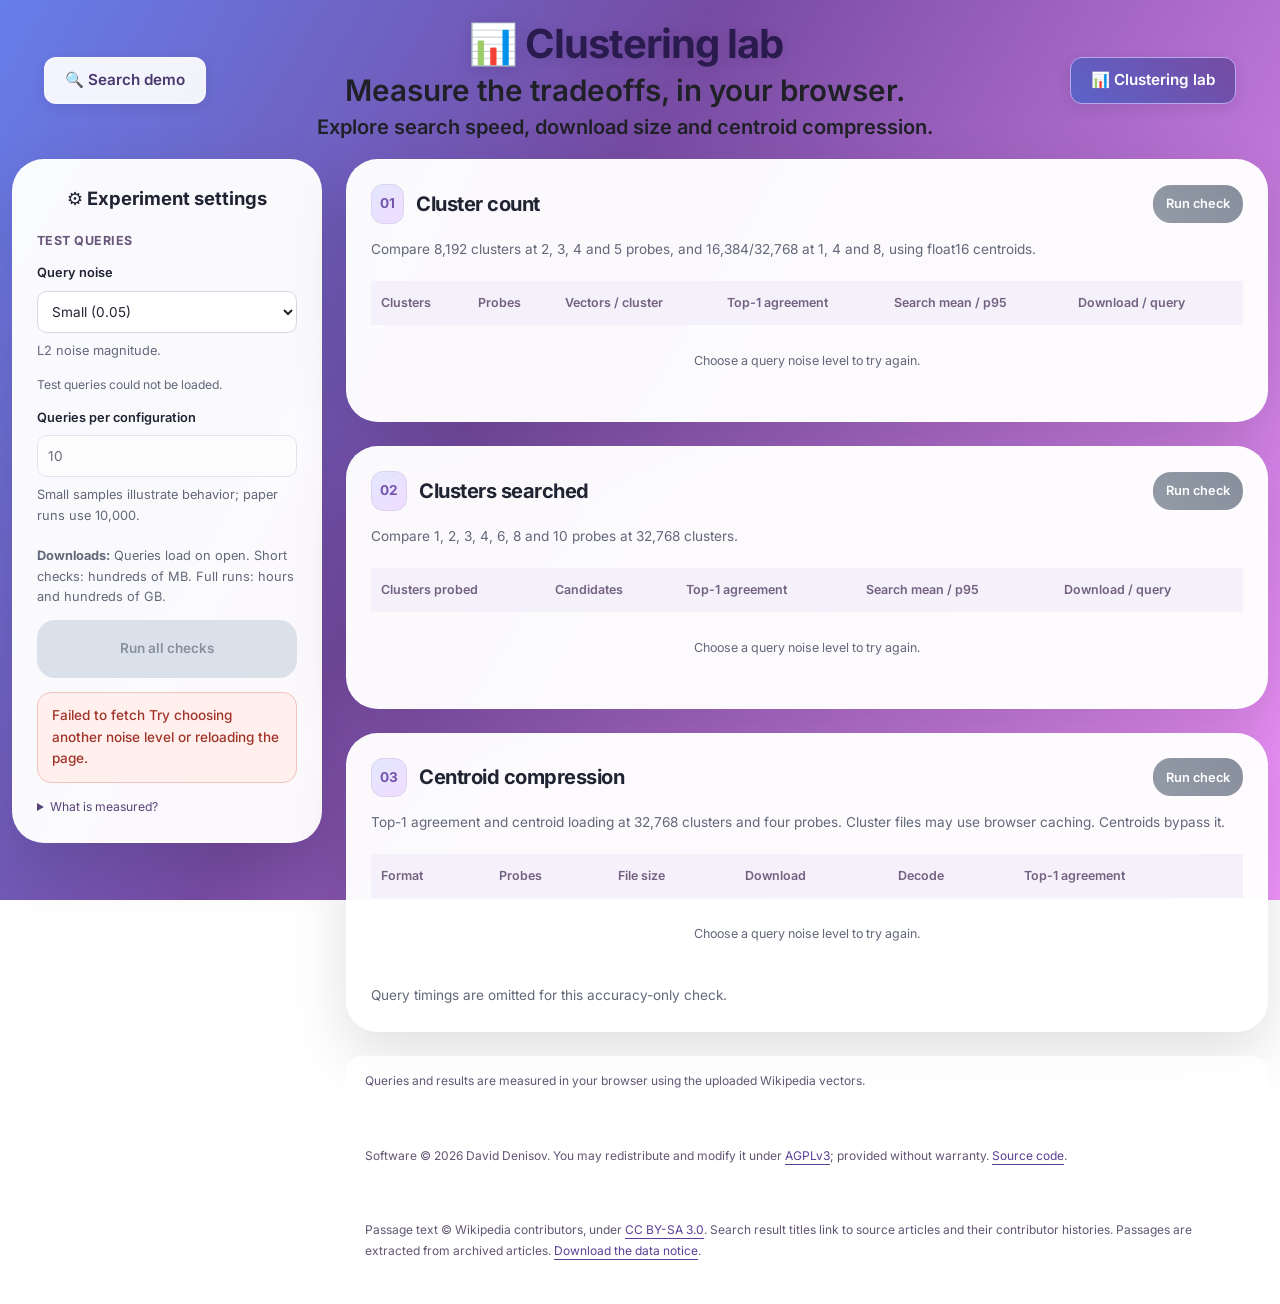
<file: code/client_wiki/benchmark.html>
<!doctype html>
<!-- SPDX-FileCopyrightText: 2026 David Denisov
     SPDX-License-Identifier: AGPL-3.0-only -->
<html lang="en">
<head>
  <meta charset="utf-8">
  <meta name="viewport" content="width=device-width, initial-scale=1">
  <title>Clustering lab · Wikipedia Semantic Search</title>
  <meta name="description" content="Measure clustering recall and live browser download and search time on prepared datasets.">
  <link rel="icon" href="data:image/svg+xml,%3Csvg xmlns='http://www.w3.org/2000/svg' viewBox='0 0 64 64'%3E%3Ctext y='.9em' font-size='56'%3E📊%3C/text%3E%3C/svg%3E">
  <link rel="stylesheet" href="assets/styles.css">
  <script type="module" src="assets/lab.mjs"></script>
</head>
<body class="benchmark-page">
  <a class="skip-link" href="#controls">Skip to benchmark settings</a>
  <header class="site-header">
    <div class="header-inner">
      <div class="header-copy">
        <h1>📊 Clustering lab</h1>
        <p class="tagline">Measure the tradeoffs, in your browser.</p>
        <p class="archive-description">Explore search speed, download size and centroid compression.</p>
      </div>
      <nav class="header-links" aria-label="Demo pages">
        <a href="index.html">🔍 Search demo</a>
        <a class="lab-link" href="benchmark.html" aria-current="page">📊 Clustering lab</a>
      </nav>
    </div>
  </header>
  <aside id="localFileHint" class="local-file-hint" hidden>
    Open this benchmark through HTTP so it can load the data and measure downloads.
    From the repository root, run <code>python3 code/src/run_comparisons.py --serve --port 8081</code>,
    then <a href="http://127.0.0.1:8081/client_wiki/benchmark.html">open the local benchmark</a>.
  </aside>
  <script>if (location.protocol === 'file:') document.getElementById('localFileHint').hidden = false;</script>
  <main class="lab-layout">
    <aside class="panel controls" id="controls" aria-labelledby="settingsHeading">
      <h2 id="settingsHeading">⚙️ Experiment settings</h2>
      <fieldset class="control-group"><legend>Test queries</legend>
      <label for="suiteUrl">Query noise</label>
      <select id="suiteUrl" aria-describedby="noiseHint">
        <option value="https://wiki-ann-benchmarks-20261017.pages.dev/noise-small/suite.json">Small (0.05)</option>
        <option value="https://wiki-ann-benchmarks-20261017.pages.dev/noise-medium/suite.json">Medium (0.15)</option>
        <option value="https://wiki-ann-benchmarks-20261017.pages.dev/noise-large/suite.json">Large (0.4)</option>
      </select>
      <p class="query-help" id="noiseHint">L2 noise magnitude.</p>
      <p class="fixture-info" id="fixtureInfo">Loading benchmark…</p>
      <label for="queryCount">Queries per configuration</label>
      <input id="queryCount" type="number" min="1" max="10000" step="1" value="10" required aria-describedby="queryCountHint labWarning">
      <p class="query-help" id="queryCountHint">Small samples illustrate behavior; paper runs use 10,000.</p>
      </fieldset>
      <p class="query-help" id="labWarning"><strong>Downloads:</strong> Queries load on open. Short checks: hundreds of MB. Full runs: hours and hundreds of GB.</p>
      <button class="btn btn-primary" id="runAll" type="button" aria-describedby="labWarning" disabled>Run all checks</button>
      <button class="btn btn-secondary" id="cancelRun" type="button" hidden>Cancel run</button>
      <p class="status" id="labStatus" role="status" aria-live="polite">Loading test queries…</p>
      <progress id="labProgress" max="1" value="0" hidden aria-label="Benchmark progress"></progress>
      <details><summary>What is measured?</summary>
        <p>Short runs share one random subset across configurations; reruns draw a new subset. Small samples illustrate behavior; paper measurements use all 10,000 queries. Each check compares several configurations. Full 10,000-query checks can take hours and transfer hundreds of GB.</p>
        <p id="metricDescription">Top-1 agreement is the fraction of queries for which the browser returns the same first passage as an exhaustive Faiss search over the full corpus.</p>
        <p>Each test runs one pass over its queries, loading its centroids once before timing. Query latency includes routing, cluster transfer, decompression, decoding and scoring; centroid loading and embedding are excluded.</p>
        <p>The compression accuracy check uses four probes and one pass, with caching allowed only for cluster files. Centroids bypass browser caching. It keeps cluster membership fixed and does not report query latency.</p>
      </details>
    </aside>
    <div class="experiments" id="experiments" aria-busy="false">
      <section class="panel experiment" aria-labelledby="countHeading">
        <div class="experiment-heading"><div><span class="step">01</span><h2 id="countHeading">Cluster count</h2></div><button class="btn btn-secondary run-check" data-check="counts" disabled>Run check</button></div>
        <p>Compare 8,192 clusters at 2, 3, 4 and 5 probes, and 16,384/32,768 at 1, 4 and 8, using float16 centroids.</p>
        <div class="table-scroll"><table><caption class="sr-only">Cluster count measurements</caption><thead><tr><th>Clusters</th><th>Probes</th><th>Vectors / cluster</th><th>Top-1 agreement</th><th>Search mean / p95</th><th>Download / query</th></tr></thead><tbody id="countsRows"><tr class="empty"><td colspan="6">Run this check to measure the tradeoff.</td></tr></tbody></table></div>
      </section>
      <section class="panel experiment" aria-labelledby="probeHeading">
        <div class="experiment-heading"><div><span class="step">02</span><h2 id="probeHeading">Clusters searched</h2></div><button class="btn btn-secondary run-check" data-check="probes" disabled>Run check</button></div>
        <p>Compare 1, 2, 3, 4, 6, 8 and 10 probes at 32,768 clusters.</p>
        <div class="table-scroll"><table><caption class="sr-only">Probe budget measurements</caption><thead><tr><th>Clusters probed</th><th>Candidates</th><th>Top-1 agreement</th><th>Search mean / p95</th><th>Download / query</th></tr></thead><tbody id="probesRows"><tr class="empty"><td colspan="5">Run this check to measure the tradeoff.</td></tr></tbody></table></div>
      </section>
      <section class="panel experiment" aria-labelledby="codecHeading">
        <div class="experiment-heading"><div><span class="step">03</span><h2 id="codecHeading">Centroid compression</h2></div><button class="btn btn-secondary run-check" data-check="codecs" disabled>Run check</button></div>
        <p>Top-1 agreement and centroid loading at 32,768 clusters and four probes. Cluster files may use browser caching. Centroids bypass it.</p>
        <div class="table-scroll"><table><caption class="sr-only">Centroid compression results</caption><thead><tr><th>Format</th><th>Probes</th><th>File size</th><th>Download</th><th>Decode</th><th>Top-1 agreement</th></tr></thead><tbody id="codecsRows"><tr class="empty"><td colspan="6">Run this check to measure the tradeoff.</td></tr></tbody></table></div>
        <p class="footnote">Query timings are omitted for this accuracy-only check.</p>
      </section>
      <p class="measurement-note" id="measurementNote">Queries and results are measured in your browser using the uploaded Wikipedia vectors.</p>
      <p class="measurement-note">Software © 2026 David Denisov. You may redistribute and modify it under <a rel="license" href="LICENSE.txt">AGPLv3</a>; provided without warranty. <a href="https://github.com/DavidDenisov/ANN-on-the-Web">Source code</a>.</p>
      <p class="measurement-note">Passage text © Wikipedia contributors, under <a rel="license" href="https://creativecommons.org/licenses/by-sa/3.0/">CC BY-SA 3.0</a>. Search result titles link to source articles and their contributor histories. Passages are extracted from archived articles. <a href="DATA-NOTICE.txt" download>Download the data notice</a>.</p>
    </div>
  </main>
</body>
</html>
</file>
<file: code/client_wiki/assets/styles.css>
/* SPDX-FileCopyrightText: 2026 David Denisov
 * SPDX-License-Identifier: AGPL-3.0-only
 */

@font-face { font-family: Inter; font-style: normal; font-weight: 400; font-display: swap; src: url('fonts/inter-v20-latin-regular.woff2') format('woff2'); }
@font-face { font-family: Inter; font-style: normal; font-weight: 500; font-display: swap; src: url('fonts/inter-v20-latin-500.woff2') format('woff2'); }
@font-face { font-family: Inter; font-style: normal; font-weight: 600; font-display: swap; src: url('fonts/inter-v20-latin-600.woff2') format('woff2'); }
@font-face { font-family: Inter; font-style: normal; font-weight: 700; font-display: swap; src: url('fonts/inter-v20-latin-700.woff2') format('woff2'); }

:root { color-scheme: light; --ink: #202332; --muted: #626879; --accent: #6651bd; --border: #e1e5ee; --surface: #fffffff7; --gradient: linear-gradient(45deg, #5c63c9, #764ba2); }
* { box-sizing: border-box; }
body { margin: 0; min-height: 100vh; color: var(--ink); background: linear-gradient(120deg, #667eea, #764ba2 40%, #f093fb 100%, #ffecd2 120%); background-attachment: fixed; font: 400 16px/1.6 Inter, system-ui, sans-serif; }
h1, h2, h3, p { margin: 0; }
a { color: #594097; text-underline-offset: 4px; }
button, input, select, textarea { font: inherit; }
button { cursor: pointer; }
button:disabled, input:disabled, select:disabled { cursor: not-allowed; opacity: .65; }
:focus-visible { outline: 3px solid #9474e5; outline-offset: 4px; }
[hidden] { display: none !important; }
.skip-link { position: absolute; left: 16px; top: -80px; z-index: 10; padding: 12px 16px; border-radius: 10px; background: #fff; }
.skip-link:focus { top: 12px; }
.sr-only { position: absolute; width: 1px; height: 1px; padding: 0; overflow: hidden; clip: rect(0, 0, 0, 0); white-space: nowrap; border: 0; }

.header-inner { max-width: 1240px; margin: auto; padding: 20px 24px 6px; text-align: center; }
.header-copy h1, .site-header > h1 { color: #2a1b4e; font-size: 2.5rem; line-height: 1.2; font-weight: 700; letter-spacing: -.025em; text-shadow: 0 2px 12px #32204226; }
.tagline { margin-top: 4px; color: #202027; font-size: 1.85rem; line-height: 1.25; font-weight: 600; }
.archive-description { max-width: 940px; margin: 4px auto 0; color: #202027; font-size: 1.25rem; line-height: 1.4; font-weight: 600; }
.header-links { display: flex; justify-content: center; flex-wrap: wrap; gap: 12px; margin-top: 20px; }
.header-links a { display: inline-flex; align-items: center; justify-content: center; gap: 8px; min-height: 46px; padding: 10px 20px; border: 1px solid #ffffff70; border-radius: 12px; background: #ffffffeb; color: #49386e; font-size: .95rem; font-weight: 600; text-decoration: none; box-shadow: 0 4px 14px #2b174619; }
.header-links a:hover { background: #fff; }
.header-links a[aria-current='page'] { background: var(--gradient); color: #fff; border-color: #b8a7ed; }

#main-layout, .lab-layout, .runner-layout { max-width: 1440px; margin: 0 auto; padding: 12px 12px 0; }
#main-content-inner, .lab-layout { display: grid; align-items: start; gap: 24px; }
#main-content-inner { grid-template-columns: minmax(0, .9fr) minmax(0, 1.1fr); padding: 16px; border-radius: 32px; background: #ffffff08; box-shadow: 0 0 48px 8px #667eea19; }
.lab-layout { grid-template-columns: 310px minmax(0, 1fr); margin-bottom: 28px; }
.panel { min-width: 0; padding: 24px; border: 1.5px solid #ffffff52; border-radius: 32px; background: var(--surface); box-shadow: 0 24px 60px #0000001f; }
.panel-header { margin-bottom: 16px; text-align: center; }
.panel-header h2 { color: #171827; font-size: clamp(1.8rem, 2.65vw, 2.35rem); line-height: 1.35; font-weight: 800; letter-spacing: -.045em; }
.panel-description { margin-top: 8px; color: #697386; font-size: 1.15rem; font-weight: 500; }
.btn { display: inline-flex; align-items: center; justify-content: center; gap: 8px; min-height: 58px; padding: 18px 22px; border: 1px solid transparent; border-radius: 18px; font-size: 1.2rem; font-weight: 600; line-height: 1.4; text-decoration: none; }
.btn-primary { background: var(--gradient); color: #fff; }
.btn-primary:hover:not(:disabled) { box-shadow: 0 6px 18px #667eea45; }
.btn-primary:disabled { background: #cbd5e0; color: #4b586d; }
.btn-secondary { background: linear-gradient(45deg, #596979, #4a5568); color: #fff; }
.btn-secondary:hover:not(:disabled) { background: #4a5568; }
.upload-controls { display: flex; flex-wrap: wrap; gap: 12px; margin-top: 18px; }
.upload-controls .btn-primary { flex: 1; }
.status { margin-top: 14px; padding: 12px 14px; border: 1px solid transparent; border-radius: 14px; background: #f1edf8; color: #514177; font-size: .85rem; font-weight: 500; overflow-wrap: anywhere; }
.status.success { background: linear-gradient(120deg, #eaffef, #c6f4d5); color: #14532d; border-color: #8bd6a5; }
#status { margin: 0 0 20px; padding: 16px 18px; border-width: 2px; font-size: 1rem; font-weight: 600; }
.status.error { background: #fff0ee; color: #a13429; border-color: #f2c3bb; }
progress { width: 100%; height: 8px; margin-top: 12px; accent-color: var(--accent); }

.query-label { display: block; margin: 20px 0 10px; color: #303342; font-size: .9rem; font-weight: 600; }
textarea { display: block; width: 100%; min-height: 225px; resize: vertical; padding: 24px; border: 2px dashed #cbd5e0; border-radius: 24px; color: var(--ink); background: linear-gradient(135deg, #f7fafc, #edf2f7); line-height: 1.7; }
textarea:focus { border-color: var(--accent); }
textarea::placeholder { color: #7c8394; }
.query-hint, .query-help { margin-top: 8px; color: var(--muted); font-size: .8rem; line-height: 1.6; }
.examples { display: flex; flex-wrap: wrap; gap: 8px; margin: 20px 0; }
.examples > span { width: 100%; font-size: .8rem; font-weight: 600; color: var(--muted); }
.examples button { padding: 7px 10px; border: 1px solid #ddd4ef; border-radius: 100px; background: #f3effc; color: #594478; font-size: .78rem; }
.examples button:hover:not(:disabled) { background: #e9e0fa; }
.search-options { margin: 14px 0; border: 1px solid #e2e8f0; border-radius: 20px; background: linear-gradient(135deg, #f7fafc, #edf2f7); }
.search-options summary { display: flex; align-items: center; justify-content: space-between; padding: 16px 18px; cursor: pointer; list-style: none; color: #202027; font-size: 1.2rem; font-weight: 700; }
.search-options summary::-webkit-details-marker { display: none; }
.search-options summary::after { content: '⌄'; color: var(--muted); font-size: 1rem; font-weight: 400; }
.search-options[open] summary::after { content: '⌃'; }
.search-options[open] summary { border-bottom: 1px solid var(--border); }
.search-settings { display: grid; grid-template-columns: repeat(2, minmax(0, 1fr)); align-items: end; gap: 12px; padding: 4px 16px 12px; }
.search-options > p { padding: 0 16px 16px; color: var(--muted); font-size: .78rem; }
.search-settings label, .controls label { display: block; margin: 12px 0 7px; font-size: .8rem; font-weight: 600; }
.search-settings input, .search-settings select, .controls input, .controls select { display: block; width: 100%; min-height: 42px; padding: 9px 10px; border: 1px solid #d6d9e4; border-radius: 10px; background: #fff; color: var(--ink); font-size: .85rem; }
#cancelBtn { margin-top: 12px; }
.dataset-summary { margin-top: 14px; color: var(--muted); font-size: .78rem; }
.results-panel { min-height: 440px; }
#resultsInfo { color: #697386; font-size: .85rem; line-height: 1.7; overflow-wrap: anywhere; }
.placeholder { display: flex; flex-direction: column; align-items: center; justify-content: center; min-height: 300px; padding: 24px 16px; text-align: center; }
.placeholder-icon { margin-bottom: 18px; font-size: 6rem; line-height: 1.3; opacity: .45; }
.placeholder-title { color: #202027; font-size: 1.7rem; font-weight: 700; letter-spacing: -.015em; }
.placeholder-subtitle { max-width: 640px; margin-top: 14px; color: #34343d; font-size: 1.15rem; font-weight: 500; }
.passage { margin-top: 12px; padding: 18px; border: 1px solid #e2ddef; border-radius: 20px; background: #fff; }
.passage:first-child { border: 2px solid #d4c3f2; background: linear-gradient(135deg, #faf7ff, #f4f0ff); }
.passage h3 { font-size: 1.05rem; line-height: 1.5; }
.passage a { color: #594097; text-decoration: none; }
.passage a:hover { text-decoration: underline; }
.passage p { margin-top: 10px; font-size: .9rem; line-height: 1.75; }
.passage .passage-distance { color: var(--muted); font-size: .72rem; }
.about-section { max-width: 1000px; margin: 32px auto; padding: 0 8px; }
.about-section h2 { margin-bottom: 16px; padding-bottom: 10px; border-bottom: 2px solid #ffffff8c; color: #292136; font-size: 1.8rem; font-weight: 600; }
.about-section p { margin-top: 12px; color: #202027; font-weight: 500; line-height: 1.7; }
.about-section details { margin-top: 16px; }
.about-section summary { cursor: pointer; font-weight: 600; }

.controls h2 { margin-bottom: 18px; text-align: center; font-size: 1.15rem; }
.control-group { min-width: 0; margin: 0 0 20px; padding: 0 0 18px; border: 0; border-bottom: 1px solid var(--border); }
.control-group:last-of-type { padding: 0; border: 0; }
.control-group legend { width: 100%; padding: 0; color: #675679; font-size: .78rem; font-weight: 700; letter-spacing: .04em; text-transform: uppercase; }
.controls .btn { width: 100%; margin-top: 12px; font-size: .85rem; }
.fixture-info, .controls details { margin-top: 14px; color: var(--muted); font-size: .76rem; line-height: 1.7; }
.controls details p { margin-top: 12px; }
.controls summary { color: #594478; cursor: pointer; }
.experiments { display: grid; gap: 24px; min-width: 0; }
.experiment-heading { display: flex; align-items: center; justify-content: space-between; gap: 12px; }
.experiment-heading > div { display: flex; align-items: center; gap: 12px; }
.experiment h2 { font-size: 1.25rem; letter-spacing: -.025em; }
.step { padding: 8px; border: 1px solid #ddd3ef; border-radius: 12px; background: linear-gradient(135deg, #e2e7ff, #f0dcff); color: #7654ad; font-size: .85rem; font-weight: 700; }
.experiment .btn { min-height: 38px; padding: 8px 12px; font-size: .8rem; white-space: nowrap; }
.experiment > p { margin-top: 14px; color: var(--muted); font-size: .85rem; line-height: 1.7; }
.table-scroll { max-width: 100%; margin-top: 20px; overflow-x: auto; }
table { width: 100%; border-collapse: collapse; font-size: .78rem; white-space: nowrap; }
th { padding: 12px 10px; text-align: left; background: #f5f1fb; color: #726181; font-weight: 600; }
td { padding: 13px 10px; border-bottom: 1px solid #eee8f4; font-variant-numeric: tabular-nums; }
tbody tr:last-child td { border-bottom: 0; }
td:first-child { color: #60417f; font-weight: 600; }
.empty td { padding: 26px 10px; color: var(--muted); text-align: center; font-weight: 400; }
.footnote, .measurement-note { color: #625674; font-size: .75rem; line-height: 1.7; }
.measurement-note { padding: 14px 18px; border: 1px solid #ffffff60; border-radius: 16px; background: #ffffffc9; }
.local-file-hint { max-width: 1000px; margin: 20px auto; padding: 18px 24px; border-radius: 16px; background: #fff; font-size: .9rem; }
.local-file-hint code { overflow-wrap: anywhere; }
.comparison-page .site-header { padding: 24px; text-align: center; }
.back-link { display: block; margin-bottom: 12px; text-align: left; }
.runner-layout { display: grid; gap: 24px; margin-bottom: 28px; }
.runner-layout h2 { font-size: 1.2rem; }
.runner-layout .measurement-note { margin-top: 12px; padding: 0; border: 0; background: none; }
#runMatrix { margin-top: 12px; color: var(--muted); }

@media (min-width: 1100px) {
  .header-inner { display: grid; grid-template-columns: 190px minmax(0, 1fr) 220px; gap: 16px; align-items: center; }
  .header-copy { grid-column: 2; grid-row: 1; }
  .header-links { display: contents; }
  .header-links a:first-child { grid-column: 1; grid-row: 1; justify-self: start; }
  .header-links a:last-child { grid-column: 3; grid-row: 1; justify-self: end; }
}
@media (max-width: 1280px) { #main-content-inner { grid-template-columns: minmax(0, 1fr); } }
@media (max-width: 760px) {
  .header-inner { padding: 14px 16px 4px; }
  .header-copy h1 { font-size: 1.8rem; }
  .tagline { font-size: 1.2rem; }
  .archive-description { font-size: 1rem; }
  .header-links { gap: 8px; margin-top: 16px; }
  .header-links a { flex: 1; max-width: 220px; padding: 10px 12px; font-size: .85rem; }
  #main-layout, .lab-layout, .runner-layout { padding: 10px 12px 0; }
  #main-content-inner { padding: 0; gap: 18px; background: none; }
  .lab-layout { grid-template-columns: minmax(0, 1fr); gap: 18px; }
  .panel { padding: 20px 18px; border-radius: 24px; }
  .panel-header { margin-bottom: 12px; }
  .panel-header h2 { font-size: 1.7rem; }
  .panel-description { font-size: 1rem; }
  .upload-controls { gap: 10px; }
  .btn { min-height: 48px; padding: 12px; font-size: 1rem; }
  .results-panel { min-height: 320px; }
  .placeholder { min-height: 240px; padding: 20px 8px; }
  .placeholder-icon { font-size: 5rem; }
  .placeholder-title { font-size: 1.5rem; }
  .placeholder-subtitle { font-size: 1.1rem; }
  .experiment-heading { align-items: start; }
  .experiment h2 { font-size: 1.1rem; }
  .about-section { margin: 28px 8px; padding: 0; font-size: .9rem; }
}
@media (prefers-reduced-motion: reduce) { *, *::before, *::after { scroll-behavior: auto !important; } }
</file>
